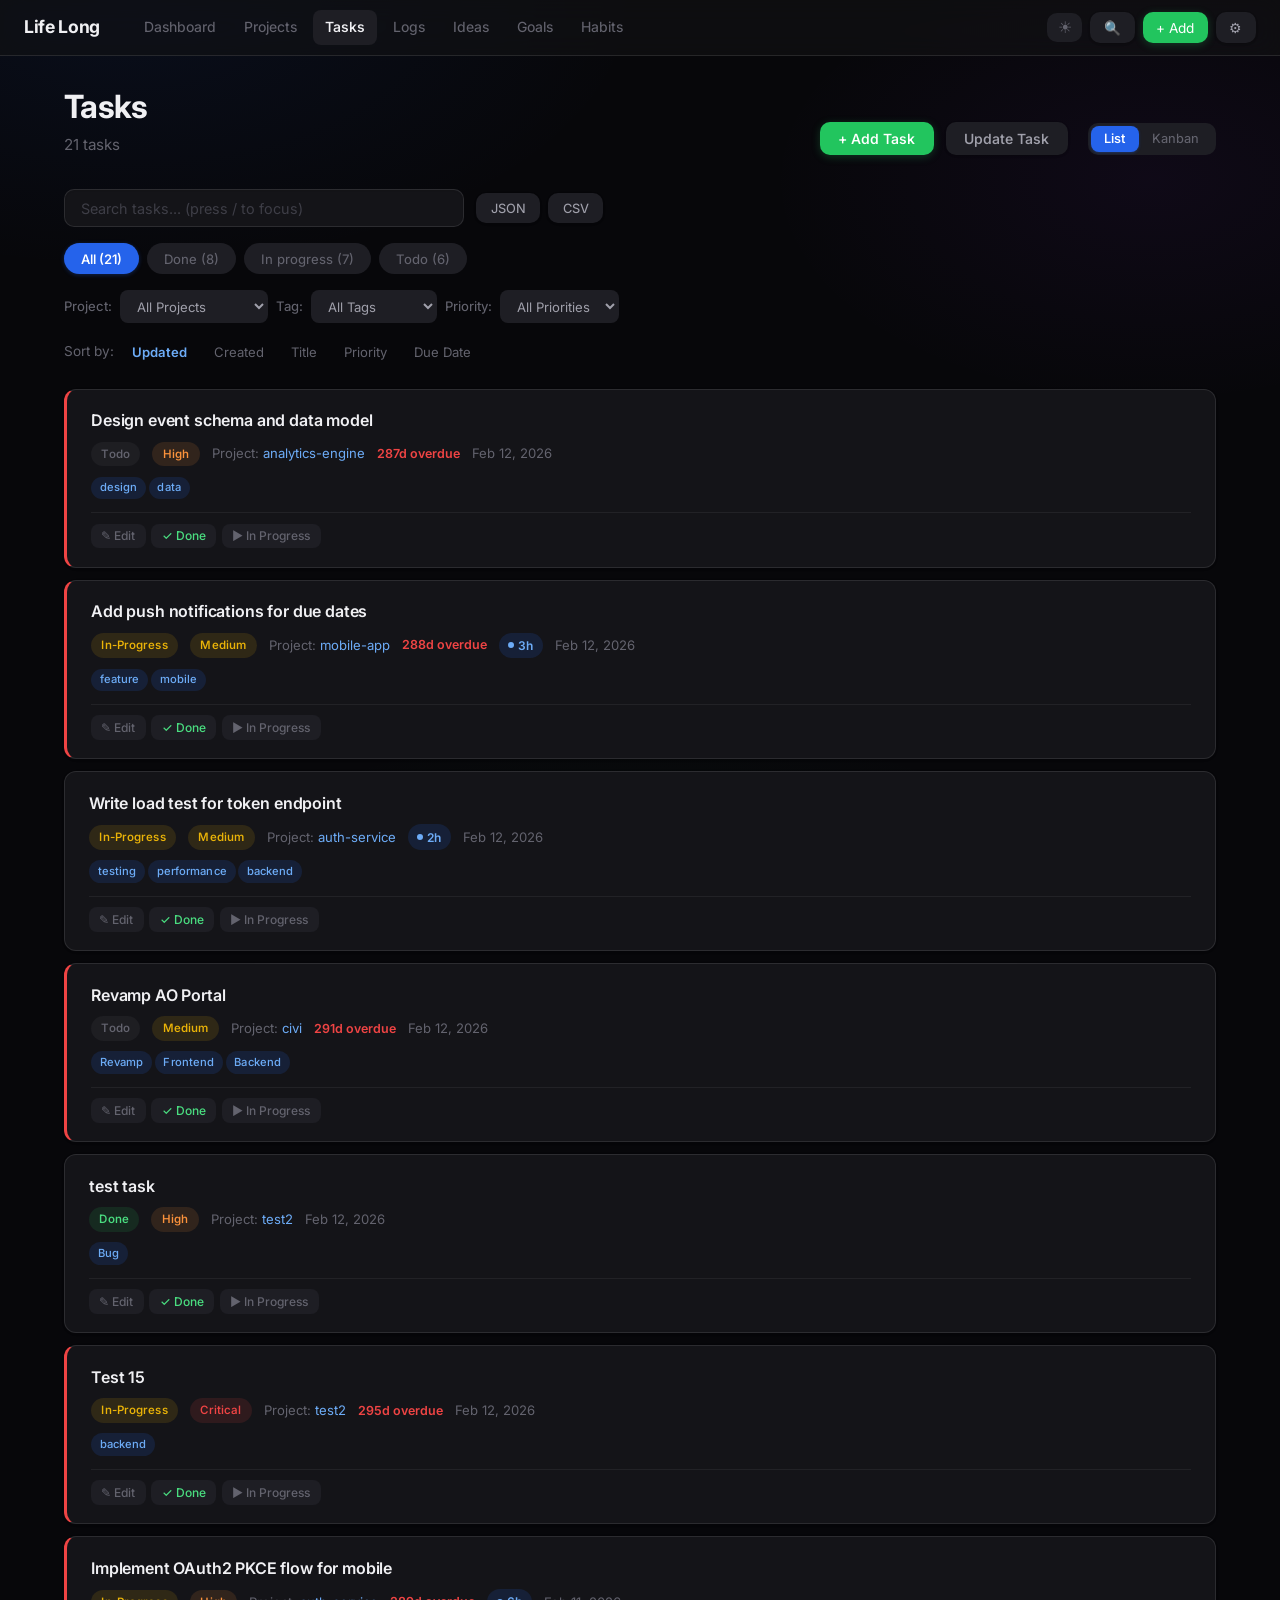
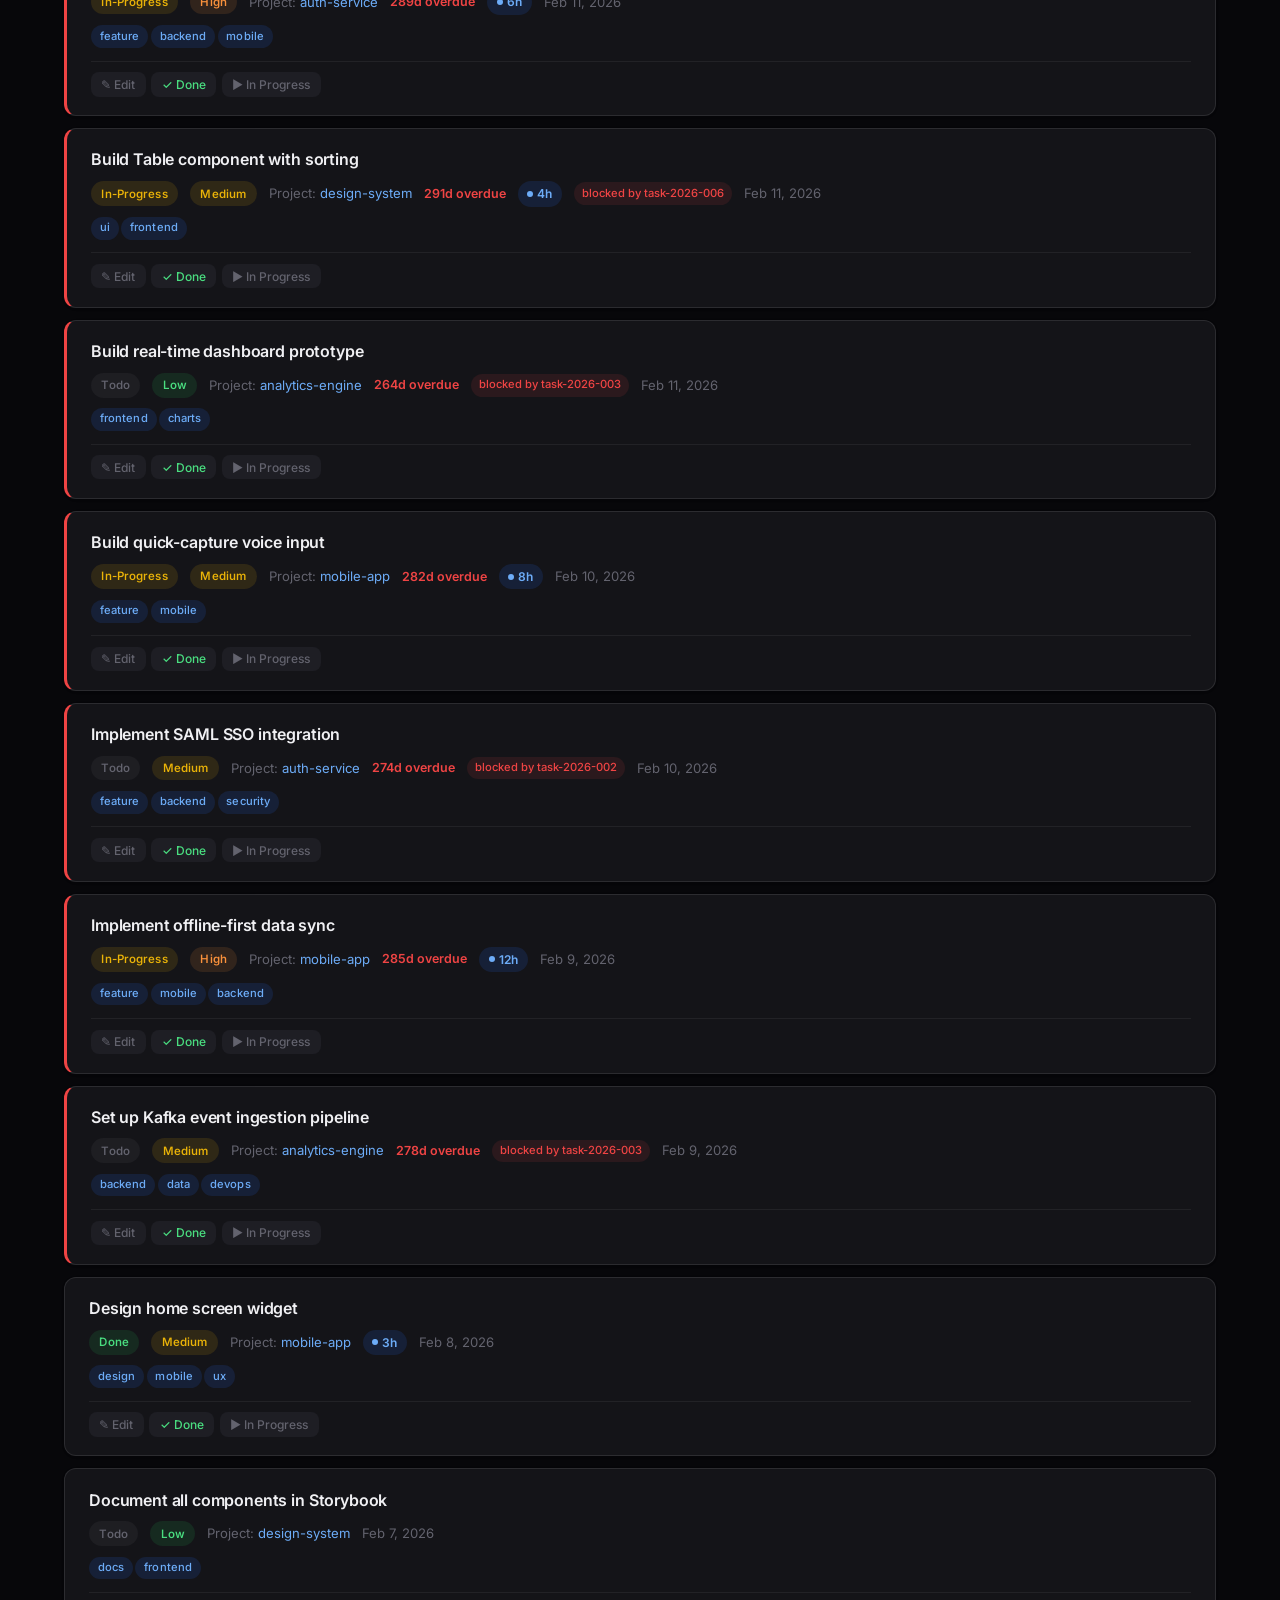
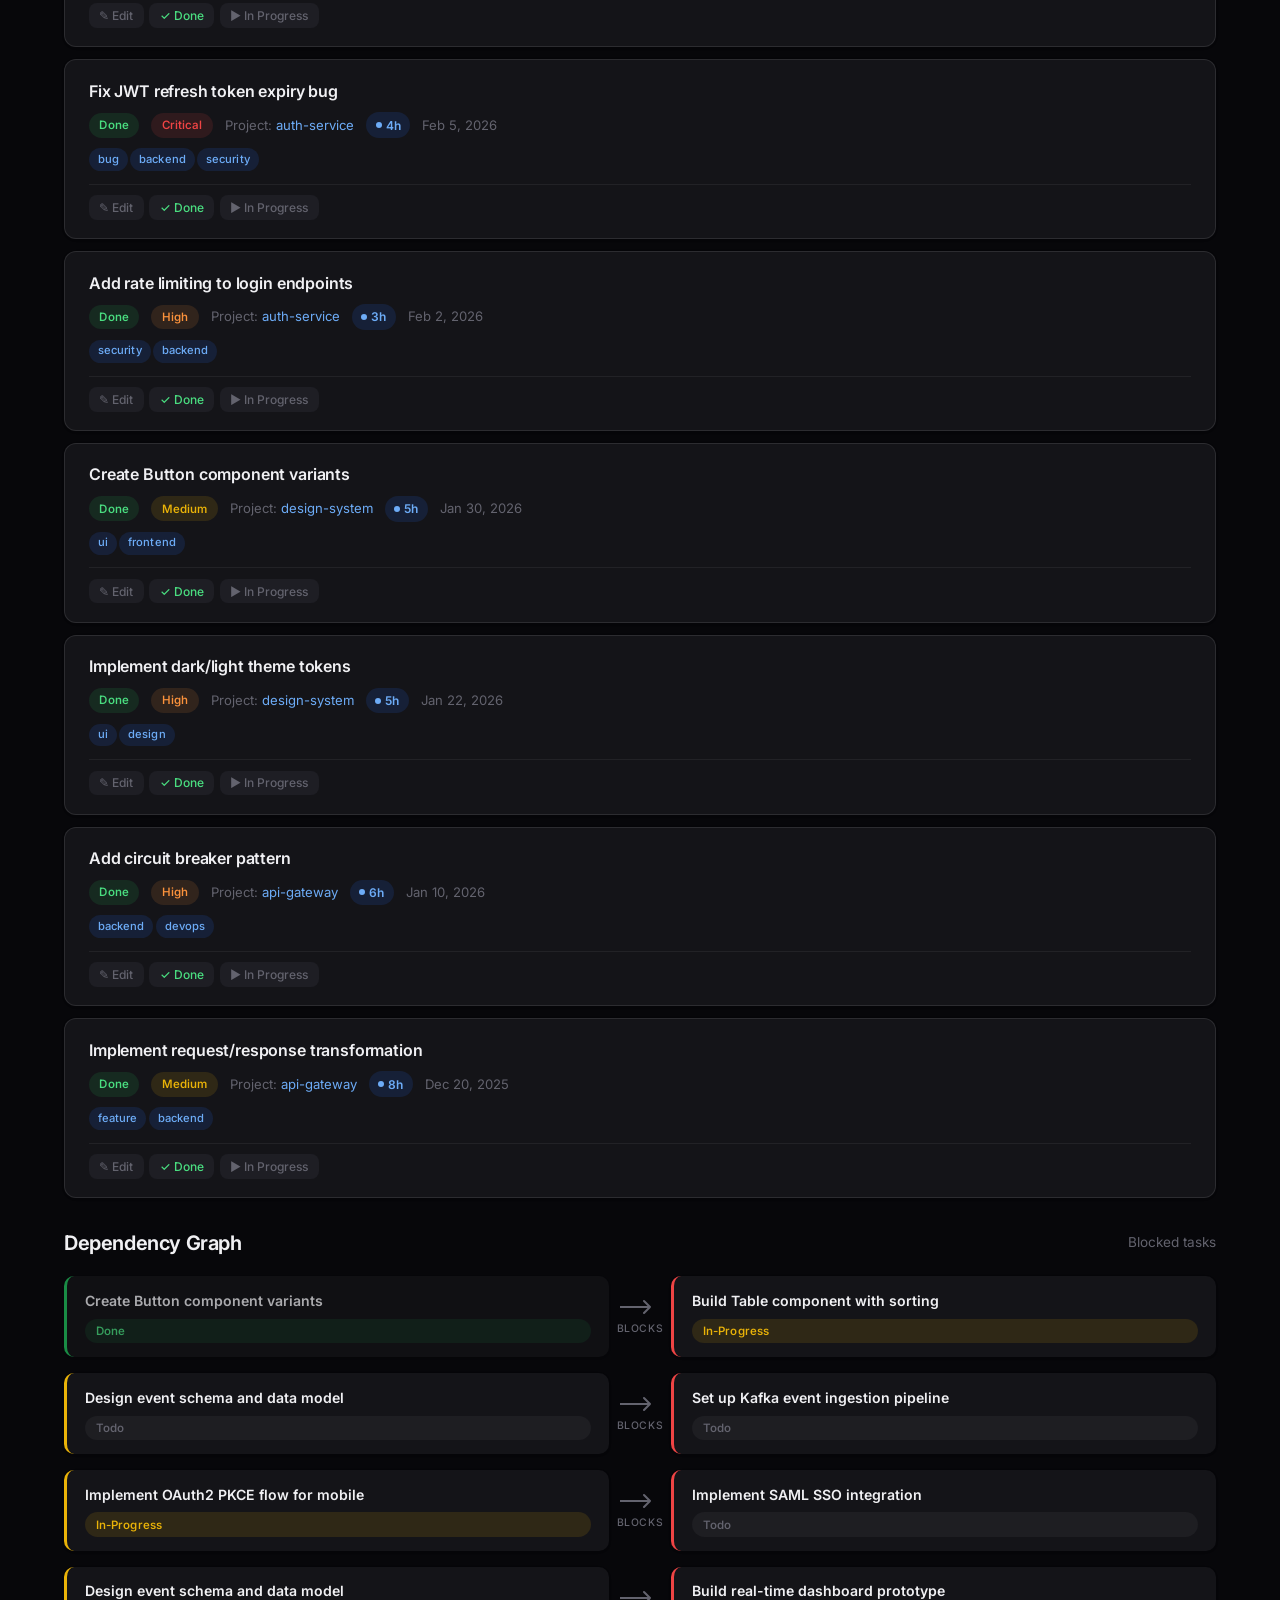
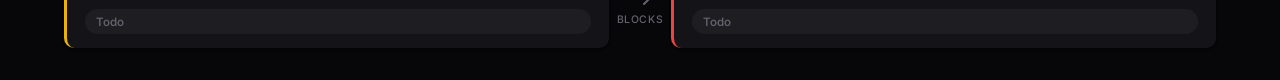
<file: tasks.html>
<!DOCTYPE html>
<html lang="en">
<head>
<meta charset="UTF-8">
<meta name="viewport" content="width=device-width, initial-scale=1.0">
<title>Tasks - Life Long</title>
<link rel="preconnect" href="https://fonts.googleapis.com">
<link rel="preconnect" href="https://fonts.gstatic.com" crossorigin>
<link href="https://fonts.googleapis.com/css2?family=Inter:wght@400;500;600;700&display=swap" rel="stylesheet">
<link rel="stylesheet" href="style.css">
<link rel="manifest" href="manifest.json">
<meta name="theme-color" content="#09090b">
</head>
<body>
<nav>
  <div class="brand">Life Long</div>
  <div class="links">
    <a href="index.html">Dashboard</a>
    <a href="projects.html">Projects</a>
    <a href="tasks.html" class="active">Tasks</a>
    <a href="logs.html">Logs</a>
    <a href="ideas.html">Ideas</a>
    <a href="goals.html">Goals</a>
    <a href="habits.html">Habits</a>
  </div>
</nav>

<div class="container">
  <div style="display:flex;justify-content:space-between;align-items:center;flex-wrap:wrap;gap:0.5rem">
    <div>
      <h1>Tasks</h1>
      <p class="subtitle" id="task-count">Loading tasks...</p>
    </div>
    <div style="display:flex;gap:0.75rem;align-items:center;flex-wrap:wrap">
    <button class="page-action-btn" onclick="if(window.llShowAddModal)window.llShowAddModal('task')">+ Add Task</button>
    <button class="page-action-btn secondary" onclick="if(window.llShowAddModal)window.llShowAddModal('update')">Update Task</button>
    <div class="view-toggle" id="view-toggle">
      <button class="view-toggle-btn active" data-view="list" onclick="setView('list')">List</button>
      <button class="view-toggle-btn" data-view="kanban" onclick="setView('kanban')">Kanban</button>
    </div>
    </div>
  </div>

  <div class="search-bar">
    <input type="text" class="search-input" id="search-input" placeholder="Search tasks... (press / to focus)" oninput="applyFilters()">
    <div class="export-bar">
      <button class="export-btn" onclick="exportTasks('json')">JSON</button>
      <button class="export-btn" onclick="exportTasks('csv')">CSV</button>
    </div>
  </div>

  <div class="filters" id="status-filters"></div>

  <div class="filters">
    <div class="filter-row">
      <label>Project:</label>
      <select class="filter-select" id="project-filter" onchange="applyFilters()">
        <option value="all">All Projects</option>
      </select>
    </div>
    <div class="filter-row">
      <label>Tag:</label>
      <select class="filter-select" id="tag-filter" onchange="applyFilters()">
        <option value="all">All Tags</option>
      </select>
    </div>
    <div class="filter-row">
      <label>Priority:</label>
      <select class="filter-select" id="priority-filter" onchange="applyFilters()">
        <option value="all">All Priorities</option>
        <option value="critical">Critical</option>
        <option value="high">High</option>
        <option value="medium">Medium</option>
        <option value="low">Low</option>
      </select>
    </div>
  </div>

  <div class="sort-bar" id="sort-bar">
    <span style="font-size:0.85rem;color:var(--text-muted)">Sort by:</span>
    <button class="sort-btn active" data-sort="updated" onclick="setSort('updated')">Updated</button>
    <button class="sort-btn" data-sort="created" onclick="setSort('created')">Created</button>
    <button class="sort-btn" data-sort="title" onclick="setSort('title')">Title</button>
    <button class="sort-btn" data-sort="priority" onclick="setSort('priority')">Priority</button>
    <button class="sort-btn" data-sort="due" onclick="setSort('due')">Due Date</button>
  </div>

  <div id="tasks-list">
    <div class="empty-state">Loading...</div>
  </div>

  <div id="kanban-view" style="display:none">
    <div class="kanban-board">
      <div class="kanban-column" data-status="todo">
        <div class="kanban-column-header">Todo <span class="count" id="kanban-todo-count">0</span></div>
        <div class="kanban-column-body" id="kanban-todo"></div>
      </div>
      <div class="kanban-column" data-status="in-progress">
        <div class="kanban-column-header">In Progress <span class="count" id="kanban-ip-count">0</span></div>
        <div class="kanban-column-body" id="kanban-in-progress"></div>
      </div>
      <div class="kanban-column" data-status="done">
        <div class="kanban-column-header">Done <span class="count" id="kanban-done-count">0</span></div>
        <div class="kanban-column-body" id="kanban-done"></div>
      </div>
    </div>
  </div>

  <div id="dep-graph-section" style="display:none;margin-top:2rem">
    <div class="section-header">
      <h2>Dependency Graph</h2>
      <span style="font-size:0.85rem;color:var(--text-muted)">Blocked tasks</span>
    </div>
    <div id="dep-graph" class="dep-graph-container"></div>
  </div>
</div>

<script src="utils.js"></script>
<script>
var allTasks = [];
var currentStatusFilter = 'all';
var currentSort = 'updated';
var sortAsc = false;
var currentView = 'list';
var priorityOrder = { critical: 0, high: 1, medium: 2, low: 3 };

function exportTasks(format) {
  if (format === 'json') LL.exportJSON(allTasks, 'life-long-tasks.json');
  else LL.exportCSV(allTasks, [
    { key: 'id', label: 'ID' }, { key: 'title', label: 'Title' }, { key: 'project', label: 'Project' },
    { key: 'status', label: 'Status' }, { key: 'priority', label: 'Priority' }, { key: 'due', label: 'Due Date' },
    { key: 'tags', label: 'Tags' }, { key: 'created', label: 'Created' }, { key: 'updated', label: 'Updated' }
  ], 'life-long-tasks.csv');
}

function setView(view) {
  currentView = view;
  document.querySelectorAll('#view-toggle .view-toggle-btn').forEach(function(btn) {
    btn.classList.toggle('active', btn.dataset.view === view);
  });
  document.getElementById('tasks-list').style.display = view === 'list' ? '' : 'none';
  document.getElementById('kanban-view').style.display = view === 'kanban' ? '' : 'none';
  document.getElementById('sort-bar').style.display = view === 'list' ? '' : 'none';
  if (view === 'kanban') renderKanban();
}

function setSort(field) {
  if (currentSort === field) sortAsc = !sortAsc;
  else { currentSort = field; sortAsc = false; }
  document.querySelectorAll('.sort-btn').forEach(function(btn) { btn.classList.toggle('active', btn.dataset.sort === field); });
  applyFilters();
}

function getFilteredTasks() {
  var statusFilter = currentStatusFilter;
  var projectFilter = document.getElementById('project-filter').value;
  var tagFilter = document.getElementById('tag-filter').value;
  var priorityFilter = document.getElementById('priority-filter').value;
  var searchQuery = document.getElementById('search-input').value.trim();

  return allTasks.filter(function(t) {
    if (statusFilter !== 'all' && (t.status || '').toLowerCase().replace(/\s+/g, '-') !== statusFilter) return false;
    if (projectFilter !== 'all' && t.project !== projectFilter) return false;
    if (tagFilter !== 'all' && (t.tags || []).indexOf(tagFilter) === -1) return false;
    if (priorityFilter !== 'all' && (t.priority || '').toLowerCase() !== priorityFilter) return false;
    if (searchQuery && !LL.matchesSearch(t, searchQuery, ['title', 'id', 'project', 'tags', 'body', 'status'])) return false;
    return true;
  });
}

function applyFilters() {
  var filtered = getFilteredTasks();

  filtered.sort(function(a, b) {
    var valA, valB;
    if (currentSort === 'title') {
      valA = (a.title || '').toLowerCase(); valB = (b.title || '').toLowerCase();
      return sortAsc ? valA.localeCompare(valB) : valB.localeCompare(valA);
    } else if (currentSort === 'priority') {
      valA = priorityOrder[((a.priority || 'low')).toLowerCase()] || 3;
      valB = priorityOrder[((b.priority || 'low')).toLowerCase()] || 3;
      return sortAsc ? valB - valA : valA - valB;
    } else if (currentSort === 'due') {
      valA = a.due ? new Date(a.due) : new Date('9999-12-31');
      valB = b.due ? new Date(b.due) : new Date('9999-12-31');
      return sortAsc ? valB - valA : valA - valB;
    } else {
      valA = new Date(a[currentSort] || a.created || 0);
      valB = new Date(b[currentSort] || b.created || 0);
      return sortAsc ? valA - valB : valB - valA;
    }
  });

  renderTasks(filtered);
  if (currentView === 'kanban') renderKanban();
}

function setStatusFilter(filter) {
  currentStatusFilter = filter;
  document.querySelectorAll('#status-filters .filter-btn').forEach(function(btn) { btn.classList.toggle('active', btn.dataset.filter === filter); });
  applyFilters();
}

function toggleTaskBody(el) {
  var body = el.querySelector('.task-body');
  if (body) body.classList.toggle('open');
}

function renderTasks(tasks) {
  var list = document.getElementById('tasks-list');
  if (tasks.length === 0) { list.innerHTML = '<div class="empty-state">No tasks match the current filters.</div>'; return; }

  list.innerHTML = tasks.map(function(t) {
    var tags = (t.tags || []).map(function(tag) { return '<span class="tag">' + tag + '</span>'; }).join('');
    var hasBody = t.body && t.body.trim();
    var dueClass = t.due ? LL.dueDateClass(t.due) : '';
    var cardClass = 'task-card';
    if (hasBody) cardClass += ' clickable';
    if (t.status !== 'done' && dueClass === 'overdue') cardClass += ' overdue';
    else if (t.status !== 'done' && dueClass === 'due-soon') cardClass += ' due-soon';

    return '<div class="' + cardClass + '"' + (hasBody ? ' onclick="toggleTaskBody(this)"' : '') + '>' +
      '<div class="task-title">' + (t.title || t.id) + '</div>' +
      '<div class="task-meta">' +
        '<span class="badge ' + LL.badgeClass(t.status) + '">' + (t.status || 'todo') + '</span>' +
        (t.priority ? '<span class="badge ' + LL.priorityBadgeClass(t.priority) + '">' + t.priority + '</span>' : '') +
        (t.project ? '<span>Project: <a href="projects.html" onclick="event.stopPropagation()">' + t.project + '</a></span>' : '') +
        (t.due && t.status !== 'done' ? '<span class="task-due ' + dueClass + '">' + LL.relativeDate(t.due) + '</span>' : '') +
        (t.time_spent ? '<span class="time-badge">' + t.time_spent + '</span>' : '') +
        (t.blocked_by ? '<span class="dep-badge">blocked by ' + t.blocked_by + '</span>' : '') +
        '<span data-relative-time="' + (t.updated || t.created) + '">' + LL.formatDate(t.updated || t.created) + '</span>' +
      '</div>' +
      (tags ? '<div class="task-tags">' + tags + '</div>' : '') +
      (hasBody ? '<div class="task-body">' + LL.renderMarkdown(t.body) + '</div>' : '') +
      (window.llTaskActions ? window.llTaskActions(t.id) : '') +
    '</div>';
  }).join('');
}

function renderKanban() {
  var filtered = getFilteredTasks();
  var columns = { todo: [], 'in-progress': [], done: [] };
  filtered.forEach(function(t) {
    var s = (t.status || 'todo').toLowerCase().replace(/\s+/g, '-');
    if (columns[s]) columns[s].push(t);
    else columns.todo.push(t);
  });

  ['todo', 'in-progress', 'done'].forEach(function(status) {
    var container = document.getElementById('kanban-' + status);
    var countEl = document.getElementById('kanban-' + (status === 'in-progress' ? 'ip' : status) + '-count');
    if (countEl) countEl.textContent = columns[status].length;

    container.innerHTML = columns[status].map(function(t) {
      var dueClass = t.due && t.status !== 'done' ? LL.dueDateClass(t.due) : '';
      var cardClass = 'kanban-card';
      if (dueClass === 'overdue') cardClass += ' overdue';
      else if (dueClass === 'due-soon') cardClass += ' due-soon';

      return '<div class="' + cardClass + '" draggable="true" data-task-id="' + t.id + '">' +
        '<div class="kc-title">' + (t.title || t.id) + '</div>' +
        '<div class="kc-meta">' +
          (t.priority ? '<span class="badge ' + LL.priorityBadgeClass(t.priority) + '">' + t.priority + '</span>' : '') +
          (t.project ? '<span>' + t.project + '</span>' : '') +
          (t.due && t.status !== 'done' ? '<span class="task-due ' + dueClass + '">' + LL.relativeDate(t.due) + '</span>' : '') +
        '</div>' +
      '</div>';
    }).join('');

    // Drag events on cards
    container.querySelectorAll('.kanban-card').forEach(function(card) {
      card.addEventListener('dragstart', function(e) {
        e.dataTransfer.setData('text/plain', card.dataset.taskId);
        card.classList.add('dragging');
      });
      card.addEventListener('dragend', function() { card.classList.remove('dragging'); });
    });

    // Drop zone events
    container.addEventListener('dragover', function(e) { e.preventDefault(); container.classList.add('drag-over'); });
    container.addEventListener('dragleave', function() { container.classList.remove('drag-over'); });
    container.addEventListener('drop', function(e) {
      e.preventDefault();
      container.classList.remove('drag-over');
      var taskId = e.dataTransfer.getData('text/plain');
      // Visual move only (actual update requires GitHub issue)
      var task = allTasks.find(function(t) { return t.id === taskId; });
      if (task) {
        task.status = status;
        applyFilters();
      }
    });
  });
}

async function loadTasks() {
  try {
    var res = await fetch('data/index.json?t=' + Date.now());
    var data = await res.json();
    allTasks = data.tasks || [];

    document.getElementById('task-count').textContent = allTasks.length + ' task' + (allTasks.length !== 1 ? 's' : '');

    var statuses = {};
    allTasks.forEach(function(t) {
      var s = (t.status || 'todo').toLowerCase().replace(/\s+/g, '-');
      statuses[s] = (statuses[s] || 0) + 1;
    });
    var filtersHtml = '<button class="filter-btn active" data-filter="all" onclick="setStatusFilter(\'all\')">All (' + allTasks.length + ')</button>';
    Object.keys(statuses).forEach(function(s) {
      var label = s.replace(/-/g, ' ');
      label = label.charAt(0).toUpperCase() + label.slice(1);
      filtersHtml += '<button class="filter-btn" data-filter="' + s + '" onclick="setStatusFilter(\'' + s + '\')">' + label + ' (' + statuses[s] + ')</button>';
    });
    document.getElementById('status-filters').innerHTML = filtersHtml;

    var projects = {};
    allTasks.forEach(function(t) { if (t.project) projects[t.project] = true; });
    var projSelect = document.getElementById('project-filter');
    Object.keys(projects).sort().forEach(function(p) {
      var opt = document.createElement('option'); opt.value = p; opt.textContent = p; projSelect.appendChild(opt);
    });

    var tags = {};
    allTasks.forEach(function(t) { (t.tags || []).forEach(function(tag) { tags[tag] = true; }); });
    var tagSelect = document.getElementById('tag-filter');
    Object.keys(tags).sort().forEach(function(tag) {
      var opt = document.createElement('option'); opt.value = tag; opt.textContent = tag; tagSelect.appendChild(opt);
    });

    applyFilters();
    renderDepGraph();
  } catch (err) {
    document.getElementById('tasks-list').innerHTML = '<div class="empty-state" style="color:var(--accent-red)">Failed to load data.</div>';
    console.error('Failed to load tasks:', err);
  }
}

function renderDepGraph() {
  var blockedTasks = allTasks.filter(function(t) { return t.blocked_by; });
  var section = document.getElementById('dep-graph-section');
  if (blockedTasks.length === 0) { section.style.display = 'none'; return; }
  section.style.display = '';
  var container = document.getElementById('dep-graph');

  var html = '';
  blockedTasks.forEach(function(blocked) {
    var blockerId = blocked.blocked_by;
    var blocker = allTasks.find(function(t) { return t.id === blockerId; });
    var blockerTitle = blocker ? (blocker.title || blocker.id) : blockerId;
    var blockerStatus = blocker ? blocker.status : 'unknown';
    var blockedStatus = blocked.status;

    html += '<div class="dep-graph-row">' +
      '<div class="dep-node ' + (blockerStatus === 'done' ? 'dep-done' : 'dep-pending') + '">' +
        '<div class="dep-node-title">' + blockerTitle + '</div>' +
        '<span class="badge ' + LL.badgeClass(blockerStatus) + '">' + blockerStatus + '</span>' +
      '</div>' +
      '<div class="dep-arrow">' +
        '<svg width="40" height="24" viewBox="0 0 40 24"><path d="M0 12 L30 12 M24 6 L30 12 L24 18" stroke="var(--text-muted)" stroke-width="2" fill="none" stroke-linecap="round" stroke-linejoin="round"/></svg>' +
        '<span class="dep-arrow-label">blocks</span>' +
      '</div>' +
      '<div class="dep-node ' + (blockedStatus === 'done' ? 'dep-done' : 'dep-blocked') + '">' +
        '<div class="dep-node-title">' + (blocked.title || blocked.id) + '</div>' +
        '<span class="badge ' + LL.badgeClass(blockedStatus) + '">' + blockedStatus + '</span>' +
      '</div>' +
    '</div>';
  });

  container.innerHTML = html;
}

loadTasks();
</script>
<script src="app.js"></script>
</body>
</html>
</file>
<file: style.css>
/* ========================================
   Life Long - Premium Design System
   Inspired by Linear, Vercel, Raycast
   Theme support: Dark (default) & Light
   ======================================== */

/* --- Keyframes --- */
@keyframes fadeInUp {
  from {
    opacity: 0;
    transform: translateY(8px);
  }
  to {
    opacity: 1;
    transform: translateY(0);
  }
}

@keyframes shimmer {
  0% { background-position: -200% 0; }
  100% { background-position: 200% 0; }
}

@keyframes pulseGlow {
  0%, 100% { opacity: 0.6; }
  50% { opacity: 1; }
}

/* --- Theme Variables --- */
:root {
  /* Surfaces */
  --bg-primary: #07070a;
  --bg-secondary: #141418;
  --bg-tertiary: #1e1e24;
  --bg-input: #141418;
  --bg-hover: #222228;

  /* Borders */
  --border-primary: rgba(255, 255, 255, 0.1);
  --border-secondary: rgba(255, 255, 255, 0.06);
  --border-hover: rgba(255, 255, 255, 0.18);

  /* Text */
  --text-primary: #f0f0f3;
  --text-secondary: #a0a0ab;
  --text-muted: #63636e;
  --text-placeholder: #3e3e47;

  /* Accents */
  --accent-blue: #6dacf7;
  --accent-blue-bg: #2563eb;
  --accent-blue-dim: rgba(37, 99, 235, 0.15);
  --accent-green: #22c55e;
  --accent-green-text: #4ade80;
  --accent-green-hover: #16a34a;
  --accent-orange: #fb923c;
  --accent-yellow: #eab308;
  --accent-red: #ef4444;
  --accent-purple: #c084fc;
  --accent-purple-bg: #9333ea;

  /* Shadows */
  --shadow: rgba(0, 0, 0, 0.4);
  --shadow-sm: 0 1px 2px rgba(0, 0, 0, 0.15), 0 1px 3px rgba(0, 0, 0, 0.1);
  --shadow-md: 0 2px 8px rgba(0, 0, 0, 0.2), 0 1px 3px rgba(0, 0, 0, 0.15);
  --shadow-lg: 0 8px 24px rgba(0, 0, 0, 0.25), 0 2px 8px rgba(0, 0, 0, 0.2);
  --shadow-xl: 0 20px 48px rgba(0, 0, 0, 0.35), 0 4px 12px rgba(0, 0, 0, 0.25);

  /* Chart / misc */
  --chart-grid: #1e1e24;
  --scrollbar-thumb: rgba(255, 255, 255, 0.1);
  --scrollbar-track: transparent;
  --kanban-drop: rgba(37, 99, 235, 0.06);
  --heatmap-empty: #1e1e24;
  --heatmap-l1: #064e3b;
  --heatmap-l2: #047857;
  --heatmap-l3: #10b981;
  --heatmap-l4: #34d399;
}

[data-theme="light"] {
  /* Surfaces */
  --bg-primary: #f0f0f3;
  --bg-secondary: #ffffff;
  --bg-tertiary: #f5f5f7;
  --bg-input: #ffffff;
  --bg-hover: #ebebef;

  /* Borders */
  --border-primary: rgba(0, 0, 0, 0.1);
  --border-secondary: rgba(0, 0, 0, 0.06);
  --border-hover: rgba(0, 0, 0, 0.16);

  /* Text */
  --text-primary: #18181b;
  --text-secondary: #52525b;
  --text-muted: #a1a1aa;
  --text-placeholder: #d4d4d8;

  /* Accents */
  --accent-blue: #2563eb;
  --accent-blue-bg: #2563eb;
  --accent-blue-dim: rgba(37, 99, 235, 0.08);
  --accent-green: #16a34a;
  --accent-green-text: #15803d;
  --accent-green-hover: #22c55e;
  --accent-orange: #ea580c;
  --accent-yellow: #ca8a04;
  --accent-red: #dc2626;
  --accent-purple: #9333ea;
  --accent-purple-bg: #9333ea;

  /* Shadows */
  --shadow: rgba(0, 0, 0, 0.06);
  --shadow-sm: 0 1px 2px rgba(0, 0, 0, 0.04), 0 1px 3px rgba(0, 0, 0, 0.03);
  --shadow-md: 0 2px 8px rgba(0, 0, 0, 0.06), 0 1px 3px rgba(0, 0, 0, 0.04);
  --shadow-lg: 0 8px 24px rgba(0, 0, 0, 0.08), 0 2px 8px rgba(0, 0, 0, 0.05);
  --shadow-xl: 0 20px 48px rgba(0, 0, 0, 0.12), 0 4px 12px rgba(0, 0, 0, 0.06);

  /* Chart / misc */
  --chart-grid: #e4e4e7;
  --scrollbar-thumb: rgba(0, 0, 0, 0.12);
  --scrollbar-track: transparent;
  --kanban-drop: rgba(37, 99, 235, 0.04);
  --heatmap-empty: #f4f4f5;
  --heatmap-l1: #bbf7d0;
  --heatmap-l2: #4ade80;
  --heatmap-l3: #22c55e;
  --heatmap-l4: #15803d;
}

/* --- Reset --- */
*, *::before, *::after {
  box-sizing: border-box;
  margin: 0;
  padding: 0;
}

body {
  background: var(--bg-primary);
  background-image:
    radial-gradient(ellipse 80% 60% at 10% 0%, rgba(37, 99, 235, 0.08) 0%, transparent 50%),
    radial-gradient(ellipse 60% 50% at 90% 20%, rgba(147, 51, 234, 0.06) 0%, transparent 50%),
    radial-gradient(ellipse 70% 40% at 50% 100%, rgba(34, 197, 94, 0.04) 0%, transparent 50%);
  background-attachment: fixed;
  color: var(--text-secondary);
  font-family: 'Inter', -apple-system, BlinkMacSystemFont, 'Segoe UI', Helvetica, Arial, sans-serif;
  font-size: 0.925rem;
  font-weight: 400;
  line-height: 1.6;
  transition: background 0.3s ease, color 0.3s ease;
  -webkit-font-smoothing: antialiased;
  -moz-osx-font-smoothing: grayscale;
  text-rendering: optimizeLegibility;
  min-height: 100vh;
}

[data-theme="light"] body {
  background-image:
    radial-gradient(ellipse 80% 60% at 10% 0%, rgba(37, 99, 235, 0.06) 0%, transparent 50%),
    radial-gradient(ellipse 60% 50% at 90% 20%, rgba(147, 51, 234, 0.05) 0%, transparent 50%),
    radial-gradient(ellipse 70% 40% at 50% 100%, rgba(34, 197, 94, 0.04) 0%, transparent 50%);
}

a {
  color: var(--accent-blue);
  text-decoration: none;
  transition: color 0.2s cubic-bezier(0.4, 0, 0.2, 1);
}

a:hover {
  text-decoration: underline;
  text-underline-offset: 2px;
}

/* --- Scrollbar --- */
::-webkit-scrollbar {
  width: 6px;
  height: 6px;
}

::-webkit-scrollbar-track {
  background: var(--scrollbar-track);
}

::-webkit-scrollbar-thumb {
  background: var(--scrollbar-thumb);
  border-radius: 999px;
}

::-webkit-scrollbar-thumb:hover {
  background: var(--border-hover);
}

/* --- Utility Classes --- */
.glass {
  background: rgba(17, 17, 19, 0.6);
  backdrop-filter: blur(16px) saturate(180%);
  -webkit-backdrop-filter: blur(16px) saturate(180%);
}

[data-theme="light"] .glass {
  background: rgba(255, 255, 255, 0.7);
}

.card-elevated {
  box-shadow: var(--shadow-lg) !important;
}

.animate-in {
  animation: fadeInUp 0.4s cubic-bezier(0.4, 0, 0.2, 1) both;
}

/* --- Navigation --- */
nav {
  background: rgba(17, 17, 19, 0.72);
  backdrop-filter: blur(12px) saturate(180%);
  -webkit-backdrop-filter: blur(12px) saturate(180%);
  border-bottom: 1px solid var(--border-primary);
  padding: 0 1.5rem;
  height: 56px;
  display: flex;
  align-items: center;
  gap: 2rem;
  position: sticky;
  top: 0;
  z-index: 100;
  transition: background 0.3s ease;
}

[data-theme="light"] nav {
  background: rgba(250, 250, 250, 0.8);
}

nav .brand {
  font-size: 1.1rem;
  font-weight: 700;
  color: var(--text-primary);
  letter-spacing: -0.02em;
}

nav .links {
  display: flex;
  gap: 0.25rem;
  flex-wrap: wrap;
}

nav .links a {
  color: var(--text-muted);
  font-size: 0.875rem;
  font-weight: 450;
  padding: 0.4rem 0.75rem;
  border-radius: 8px;
  transition: all 0.2s cubic-bezier(0.4, 0, 0.2, 1);
}

nav .links a:hover,
nav .links a.active {
  background: var(--bg-tertiary);
  color: var(--text-primary);
  text-decoration: none;
}

nav .links a.active {
  background: var(--bg-tertiary);
  color: var(--text-primary);
  font-weight: 550;
}

/* --- Layout --- */
.container {
  max-width: 1200px;
  margin: 0 auto;
  padding: 2rem 1.5rem;
}

.container-narrow {
  max-width: 900px;
  margin: 0 auto;
  padding: 2rem 1.5rem;
}

h1 {
  font-size: 2rem;
  font-weight: 700;
  color: var(--text-primary);
  letter-spacing: -0.02em;
  line-height: 1.2;
  margin-bottom: 0.5rem;
}

h2 {
  font-size: 1.35rem;
  font-weight: 650;
  color: var(--text-primary);
  letter-spacing: -0.02em;
  line-height: 1.3;
}

.subtitle {
  color: var(--text-muted);
  margin-bottom: 2rem;
  font-size: 0.95rem;
  line-height: 1.5;
}

/* --- Stats Cards --- */
.stats-grid {
  display: grid;
  grid-template-columns: repeat(auto-fit, minmax(200px, 1fr));
  gap: 1rem;
  margin-bottom: 2rem;
}

.stat-card {
  background: var(--bg-secondary);
  border-radius: 12px;
  padding: 1.5rem;
  border: 1px solid var(--border-primary);
  border-top: 2px solid var(--accent-blue);
  box-shadow: var(--shadow-sm);
  transition: all 0.2s cubic-bezier(0.4, 0, 0.2, 1);
  position: relative;
  overflow: hidden;
}

.stat-card::after {
  content: '';
  position: absolute;
  inset: 0;
  background: linear-gradient(135deg, rgba(37, 99, 235, 0.03) 0%, transparent 60%);
  pointer-events: none;
}

.stat-card:nth-child(2) { border-top-color: var(--accent-green); }
.stat-card:nth-child(2)::after { background: linear-gradient(135deg, rgba(34, 197, 94, 0.03) 0%, transparent 60%); }
.stat-card:nth-child(3) { border-top-color: var(--accent-purple); }
.stat-card:nth-child(3)::after { background: linear-gradient(135deg, rgba(147, 51, 234, 0.03) 0%, transparent 60%); }
.stat-card:nth-child(4) { border-top-color: var(--accent-orange); }
.stat-card:nth-child(4)::after { background: linear-gradient(135deg, rgba(251, 146, 60, 0.03) 0%, transparent 60%); }

.stat-card:hover {
  box-shadow: var(--shadow-md);
  transform: translateY(-1px);
}

.stat-card .stat-label {
  font-size: 0.75rem;
  color: var(--text-muted);
  text-transform: uppercase;
  letter-spacing: 0.06em;
  font-weight: 500;
  margin-bottom: 0.5rem;
}

.stat-card .stat-value {
  font-size: 2rem;
  font-weight: 700;
  color: var(--text-primary);
  letter-spacing: -0.02em;
  line-height: 1.1;
}

.stat-card .stat-detail {
  font-size: 0.8rem;
  color: var(--text-muted);
  margin-top: 0.35rem;
}

/* --- Cards --- */
.card {
  background: var(--bg-secondary);
  border-radius: 12px;
  padding: 1.5rem;
  margin-bottom: 1rem;
  box-shadow: var(--shadow-sm);
  transition: all 0.2s cubic-bezier(0.4, 0, 0.2, 1);
}

.card:hover {
  box-shadow: var(--shadow-md);
}

.card h3 {
  color: var(--text-primary);
  margin-bottom: 0.75rem;
  font-size: 1.1rem;
  font-weight: 600;
  letter-spacing: -0.01em;
}

/* --- Badges --- */
.badge {
  display: inline-flex;
  align-items: center;
  padding: 0.2rem 0.65rem;
  border-radius: 999px;
  font-size: 0.72rem;
  font-weight: 550;
  text-transform: capitalize;
  border: none;
  letter-spacing: 0.01em;
}

.badge-done,
.badge-active {
  background: rgba(34, 197, 94, 0.12);
  color: var(--accent-green-text);
}

.badge-in-progress {
  background: rgba(234, 179, 8, 0.12);
  color: var(--accent-yellow);
}

.badge-todo {
  background: rgba(99, 99, 110, 0.12);
  color: var(--text-muted);
}

.badge-planning {
  background: rgba(37, 99, 235, 0.12);
  color: var(--accent-blue);
}

.badge-raw {
  background: rgba(147, 51, 234, 0.12);
  color: var(--accent-purple);
}

.badge-archived {
  background: var(--bg-tertiary);
  color: var(--text-muted);
}

/* Priority badges */
.badge-priority-critical {
  background: rgba(239, 68, 68, 0.12);
  color: var(--accent-red);
}

.badge-priority-high {
  background: rgba(251, 146, 60, 0.12);
  color: var(--accent-orange);
}

.badge-priority-medium {
  background: rgba(234, 179, 8, 0.12);
  color: var(--accent-yellow);
}

.badge-priority-low {
  background: rgba(34, 197, 94, 0.12);
  color: var(--accent-green-text);
}

/* --- Tags --- */
.tag {
  display: inline-flex;
  align-items: center;
  padding: 0.15rem 0.55rem;
  background: var(--accent-blue-dim);
  color: var(--accent-blue);
  border-radius: 999px;
  font-size: 0.7rem;
  font-weight: 500;
  margin: 0.15rem 0.15rem 0.15rem 0;
  border: none;
  letter-spacing: 0.01em;
}

/* --- Filters --- */
.filters {
  display: flex;
  gap: 0.5rem;
  margin-bottom: 1rem;
  flex-wrap: wrap;
  align-items: center;
}

.filters label {
  font-size: 0.82rem;
  color: var(--text-muted);
  font-weight: 450;
}

.filter-btn {
  background: var(--bg-tertiary);
  color: var(--text-muted);
  border: 1px solid transparent;
  padding: 0.4rem 1rem;
  border-radius: 999px;
  cursor: pointer;
  font-size: 0.82rem;
  font-weight: 450;
  font-family: inherit;
  transition: all 0.2s cubic-bezier(0.4, 0, 0.2, 1);
}

.filter-btn:hover {
  background: var(--bg-hover);
  color: var(--text-primary);
}

.filter-btn.active {
  background: var(--accent-blue-bg);
  color: #fff;
  font-weight: 550;
  box-shadow: 0 1px 4px rgba(37, 99, 235, 0.3);
}

.filter-select {
  background: var(--bg-tertiary);
  color: var(--text-secondary);
  border: 1px solid transparent;
  padding: 0.4rem 0.75rem;
  border-radius: 8px;
  font-size: 0.82rem;
  cursor: pointer;
  font-family: inherit;
  transition: all 0.2s cubic-bezier(0.4, 0, 0.2, 1);
}

.filter-select:focus {
  border-color: var(--accent-blue);
  outline: none;
  box-shadow: 0 0 0 3px var(--accent-blue-dim);
}

.filter-row {
  display: flex;
  gap: 0.5rem;
  align-items: center;
}

/* --- Search --- */
.search-bar {
  display: flex;
  gap: 0.75rem;
  margin-bottom: 1rem;
  align-items: center;
}

.search-input {
  flex: 1;
  background: var(--bg-input);
  color: var(--text-secondary);
  border: 1px solid var(--border-primary);
  border-radius: 10px;
  padding: 0.6rem 1rem;
  font-size: 0.9rem;
  font-family: inherit;
  max-width: 400px;
  box-shadow: inset 0 1px 2px rgba(0, 0, 0, 0.06);
  transition: all 0.2s cubic-bezier(0.4, 0, 0.2, 1);
}

.search-input:focus {
  border-color: var(--accent-blue);
  outline: none;
  box-shadow: 0 0 0 3px var(--accent-blue-dim), inset 0 1px 2px rgba(0, 0, 0, 0.06);
}

.search-input::placeholder {
  color: var(--text-placeholder);
}

.search-hint {
  font-size: 0.72rem;
  color: var(--text-placeholder);
}

/* --- Global Search Overlay --- */
.global-search-overlay {
  position: fixed;
  top: 0;
  left: 0;
  width: 100%;
  height: 100%;
  background: rgba(0, 0, 0, 0.6);
  z-index: 1500;
  display: flex;
  justify-content: center;
  padding-top: 12vh;
  backdrop-filter: blur(8px) saturate(150%);
  -webkit-backdrop-filter: blur(8px) saturate(150%);
}

[data-theme="light"] .global-search-overlay {
  background: rgba(0, 0, 0, 0.25);
}

.global-search-box {
  background: var(--bg-secondary);
  border: 1px solid var(--border-primary);
  border-radius: 16px;
  width: 90%;
  max-width: 600px;
  max-height: 60vh;
  display: flex;
  flex-direction: column;
  box-shadow: var(--shadow-xl);
  overflow: hidden;
}

.global-search-input {
  background: transparent;
  border: none;
  border-bottom: 1px solid var(--border-primary);
  padding: 1.1rem 1.5rem;
  font-size: 1.1rem;
  color: var(--text-primary);
  font-family: inherit;
  font-weight: 400;
  outline: none;
}

.global-search-input::placeholder {
  color: var(--text-muted);
}

.global-search-results {
  overflow-y: auto;
  padding: 0.5rem;
  flex: 1;
}

.global-search-item {
  padding: 0.65rem 0.85rem;
  border-radius: 10px;
  cursor: pointer;
  display: flex;
  gap: 0.75rem;
  align-items: center;
  transition: all 0.15s cubic-bezier(0.4, 0, 0.2, 1);
}

.global-search-item:hover,
.global-search-item.selected {
  background: var(--bg-tertiary);
}

.global-search-item .gs-type {
  font-size: 0.68rem;
  font-weight: 600;
  text-transform: uppercase;
  color: var(--text-muted);
  min-width: 50px;
  letter-spacing: 0.04em;
}

.global-search-item .gs-title {
  color: var(--text-primary);
  font-size: 0.9rem;
  font-weight: 450;
  flex: 1;
}

.global-search-item .gs-meta {
  font-size: 0.72rem;
  color: var(--text-muted);
}

.global-search-empty {
  padding: 2.5rem;
  text-align: center;
  color: var(--text-muted);
  font-size: 0.925rem;
}

.global-search-hint {
  padding: 0.65rem 1.25rem;
  border-top: 1px solid var(--border-primary);
  font-size: 0.72rem;
  color: var(--text-muted);
  display: flex;
  gap: 1rem;
}

/* --- Sort --- */
.sort-bar {
  display: flex;
  gap: 0.5rem;
  margin-bottom: 1.5rem;
  align-items: center;
  flex-wrap: wrap;
}

.sort-btn {
  background: none;
  color: var(--text-muted);
  border: none;
  cursor: pointer;
  font-size: 0.82rem;
  padding: 0.3rem 0.6rem;
  border-radius: 6px;
  font-family: inherit;
  transition: all 0.2s cubic-bezier(0.4, 0, 0.2, 1);
}

.sort-btn:hover {
  color: var(--text-primary);
  background: var(--bg-tertiary);
}

.sort-btn.active {
  color: var(--accent-blue);
  font-weight: 600;
}

/* --- Charts --- */
.charts-grid {
  display: grid;
  grid-template-columns: repeat(auto-fit, minmax(350px, 1fr));
  gap: 1rem;
  margin-bottom: 2rem;
}

.chart-container {
  background: var(--bg-secondary);
  border-radius: 12px;
  padding: 1.5rem;
  border: 1px solid var(--border-primary);
  box-shadow: var(--shadow-sm);
}

.chart-container h3 {
  color: var(--text-primary);
  margin-bottom: 1rem;
  font-size: 0.95rem;
  font-weight: 600;
  letter-spacing: -0.01em;
}

.chart-wrapper {
  position: relative;
  max-height: 280px;
  display: flex;
  justify-content: center;
}

/* --- Activity --- */
.activity-item {
  display: flex;
  gap: 1rem;
  padding: 0.85rem 0;
  border-bottom: 1px solid var(--border-secondary);
  align-items: flex-start;
  transition: background 0.15s ease;
}

.activity-item:last-child {
  border-bottom: none;
}

.activity-date {
  font-size: 0.78rem;
  color: var(--text-muted);
  min-width: 90px;
  flex-shrink: 0;
  font-variant-numeric: tabular-nums;
}

.activity-text {
  font-size: 0.9rem;
}

/* --- Quick Links --- */
.quick-links {
  display: grid;
  grid-template-columns: repeat(auto-fit, minmax(180px, 1fr));
  gap: 0.75rem;
  margin-top: 1rem;
}

.quick-link {
  display: block;
  background: var(--bg-secondary);
  border-radius: 12px;
  padding: 1.25rem 1rem;
  text-align: center;
  color: var(--text-secondary);
  box-shadow: var(--shadow-sm);
  transition: all 0.2s cubic-bezier(0.4, 0, 0.2, 1);
}

.quick-link:hover {
  background: var(--bg-hover);
  box-shadow: var(--shadow-md);
  transform: translateY(-1px);
  text-decoration: none;
  color: var(--text-primary);
}

.quick-link .ql-icon {
  font-size: 1.5rem;
  margin-bottom: 0.35rem;
}

.quick-link .ql-label {
  font-size: 0.875rem;
  font-weight: 450;
}

/* --- Section --- */
.section {
  margin-bottom: 2.5rem;
}

.section-header {
  display: flex;
  justify-content: space-between;
  align-items: center;
  margin-bottom: 1.25rem;
}

.section-header h2 {
  color: var(--text-primary);
  font-size: 1.25rem;
  font-weight: 650;
  letter-spacing: -0.02em;
}

/* --- Task Cards --- */
.task-card {
  background: var(--bg-secondary);
  border-radius: 12px;
  padding: 1.15rem 1.5rem;
  margin-bottom: 0.75rem;
  border: 1px solid var(--border-primary);
  box-shadow: var(--shadow-sm);
  transition: all 0.2s cubic-bezier(0.4, 0, 0.2, 1);
}

.task-card:hover {
  box-shadow: var(--shadow-md);
  transform: translateY(-1px);
  background: var(--bg-hover);
}

.task-card.overdue {
  border-left: 3px solid var(--accent-red);
}

.task-card.due-soon {
  border-left: 3px solid var(--accent-yellow);
}

.task-title {
  font-size: 1rem;
  font-weight: 600;
  color: var(--text-primary);
  margin-bottom: 0.5rem;
  letter-spacing: -0.01em;
}

.task-meta {
  display: flex;
  gap: 0.75rem;
  align-items: center;
  flex-wrap: wrap;
  font-size: 0.82rem;
  color: var(--text-muted);
  margin-bottom: 0.5rem;
}

.task-body {
  font-size: 0.88rem;
  color: var(--text-secondary);
  margin-top: 0.5rem;
  line-height: 1.7;
  border-top: 1px solid var(--border-secondary);
  padding-top: 0.75rem;
  display: none;
}

.task-body.open {
  display: block;
}

.task-card.clickable {
  cursor: pointer;
}

.task-tags {
  margin-top: 0.4rem;
}

.task-due {
  font-size: 0.78rem;
}

.task-due.overdue {
  color: var(--accent-red);
  font-weight: 600;
}

.task-due.due-soon {
  color: var(--accent-yellow);
}

.task-due.due-later {
  color: var(--text-muted);
}

/* --- Project Cards --- */
.project-card {
  background: var(--bg-secondary);
  border-radius: 12px;
  margin-bottom: 1rem;
  overflow: hidden;
  border: 1px solid var(--border-primary);
  box-shadow: var(--shadow-sm);
  transition: all 0.2s cubic-bezier(0.4, 0, 0.2, 1);
}

.project-card:hover {
  box-shadow: var(--shadow-md);
}

.project-header {
  padding: 1.5rem;
  cursor: pointer;
  display: flex;
  justify-content: space-between;
  align-items: flex-start;
  gap: 1rem;
  transition: background 0.15s ease;
}

.project-header:hover {
  background: var(--bg-hover);
}

.project-info {
  flex: 1;
}

.project-name {
  font-size: 1.1rem;
  font-weight: 600;
  color: var(--text-primary);
  margin-bottom: 0.5rem;
  letter-spacing: -0.01em;
}

.project-meta {
  display: flex;
  gap: 0.75rem;
  align-items: center;
  flex-wrap: wrap;
  font-size: 0.82rem;
  color: var(--text-muted);
}

.project-tags {
  margin-top: 0.5rem;
}

.project-toggle {
  color: var(--text-muted);
  font-size: 1.2rem;
  padding: 0.25rem;
  transition: transform 0.2s cubic-bezier(0.4, 0, 0.2, 1);
  flex-shrink: 0;
}

.project-toggle.open {
  transform: rotate(90deg);
}

.project-body {
  padding: 0 1.5rem 1.5rem;
  border-top: 1px solid var(--border-secondary);
  display: none;
}

.project-body.open {
  display: block;
  padding-top: 1.25rem;
}

.project-body-content {
  font-size: 0.9rem;
  color: var(--text-secondary);
  line-height: 1.7;
}

.project-task-count {
  font-size: 0.78rem;
  color: var(--text-muted);
}

/* --- Progress Bar --- */
.progress-bar-container {
  width: 100%;
  background: var(--bg-tertiary);
  border-radius: 999px;
  height: 8px;
  margin-top: 0.5rem;
  overflow: hidden;
}

.progress-bar-fill {
  height: 100%;
  border-radius: 999px;
  transition: width 0.6s cubic-bezier(0.4, 0, 0.2, 1);
  background: linear-gradient(90deg, var(--accent-green), var(--accent-green-hover));
  position: relative;
}

.progress-bar-fill.medium {
  background: linear-gradient(90deg, var(--accent-yellow), #fbbf24);
}

.progress-bar-fill.low {
  background: linear-gradient(90deg, var(--accent-red), #f87171);
}

.progress-text {
  font-size: 0.72rem;
  color: var(--text-muted);
  margin-top: 0.35rem;
}

/* --- Log Entry --- */
.log-entry {
  background: var(--bg-secondary);
  border-radius: 12px;
  margin-bottom: 1.25rem;
  overflow: hidden;
  border: 1px solid var(--border-primary);
  box-shadow: var(--shadow-sm);
}

.log-header {
  padding: 1.15rem 1.5rem;
  border-bottom: 1px solid var(--border-secondary);
  display: flex;
  justify-content: space-between;
  align-items: center;
}

.log-date {
  font-size: 1.05rem;
  font-weight: 600;
  color: var(--text-primary);
  letter-spacing: -0.01em;
}

.log-day {
  font-size: 0.82rem;
  color: var(--text-muted);
}

.log-body {
  padding: 1.5rem;
  font-size: 0.9rem;
  line-height: 1.8;
}

/* --- Page Action Buttons --- */
.page-action-btn {
  background: var(--accent-green);
  color: #fff;
  border: none;
  padding: 0.5rem 1.15rem;
  border-radius: 10px;
  cursor: pointer;
  font-size: 0.875rem;
  font-weight: 550;
  font-family: inherit;
  box-shadow: 0 2px 8px rgba(34, 197, 94, 0.25);
  transition: all 0.2s cubic-bezier(0.4, 0, 0.2, 1);
  white-space: nowrap;
}

.page-action-btn:hover {
  background: var(--accent-green-hover);
  box-shadow: 0 4px 16px rgba(34, 197, 94, 0.3);
  transform: translateY(-1px);
}

.page-action-btn:active {
  transform: scale(0.97);
}

.page-action-btn.secondary {
  background: var(--bg-tertiary);
  color: var(--text-secondary);
  box-shadow: var(--shadow-sm);
}

.page-action-btn.secondary:hover {
  background: var(--bg-hover);
  color: var(--text-primary);
  box-shadow: var(--shadow-md);
}

/* --- Markdown Rendering (all card types) --- */
.log-body h1, .log-body h2, .log-body h3, .log-body h4,
.idea-body h1, .idea-body h2, .idea-body h3, .idea-body h4,
.task-body h1, .task-body h2, .task-body h3, .task-body h4,
.goal-body h1, .goal-body h2, .goal-body h3, .goal-body h4,
.project-body-content h1, .project-body-content h2, .project-body-content h3, .project-body-content h4 {
  color: var(--text-primary);
  margin: 1.25rem 0 0.5rem;
  letter-spacing: -0.01em;
}

.log-body h1, .idea-body h1, .task-body h1, .goal-body h1, .project-body-content h1 {
  font-size: 1.4rem;
  font-weight: 650;
  border-bottom: 1px solid var(--border-secondary);
  padding-bottom: 0.5rem;
}

.log-body h2, .idea-body h2, .task-body h2, .goal-body h2, .project-body-content h2 {
  font-size: 1.2rem;
  font-weight: 600;
  border-bottom: 1px solid var(--border-secondary);
  padding-bottom: 0.4rem;
}

.log-body h3, .idea-body h3, .task-body h3, .goal-body h3, .project-body-content h3 {
  font-size: 1.05rem;
  font-weight: 600;
}

.log-body h4, .idea-body h4, .task-body h4, .goal-body h4, .project-body-content h4 {
  font-size: 0.95rem;
  font-weight: 600;
}

.log-body p, .idea-body p, .task-body p, .goal-body p, .project-body-content p {
  margin-bottom: 0.75rem;
}

.log-body ul, .log-body ol,
.idea-body ul, .idea-body ol,
.task-body ul, .task-body ol,
.goal-body ul, .goal-body ol,
.project-body-content ul, .project-body-content ol {
  margin: 0.5rem 0 0.75rem 1.5rem;
}

.log-body li, .idea-body li, .task-body li, .goal-body li, .project-body-content li {
  margin-bottom: 0.35rem;
}

.log-body code, .idea-body code, .task-body code, .goal-body code, .project-body-content code {
  background: var(--bg-tertiary);
  padding: 0.2rem 0.45rem;
  border-radius: 6px;
  font-size: 0.85em;
  color: var(--text-primary);
  font-family: 'JetBrains Mono', 'SF Mono', 'Fira Code', monospace;
}

.log-body pre, .idea-body pre, .task-body pre, .goal-body pre, .project-body-content pre {
  background: var(--bg-primary);
  border-radius: 10px;
  padding: 1.25rem;
  overflow-x: auto;
  margin: 0.75rem 0;
  box-shadow: inset 0 1px 3px rgba(0, 0, 0, 0.1);
}

.log-body pre code, .idea-body pre code, .task-body pre code, .goal-body pre code, .project-body-content pre code {
  background: none;
  padding: 0;
}

.log-body blockquote, .idea-body blockquote, .task-body blockquote, .goal-body blockquote, .project-body-content blockquote {
  border-left: 3px solid var(--accent-blue);
  padding-left: 1rem;
  color: var(--text-muted);
  margin: 0.75rem 0;
  font-style: italic;
}

.log-body strong, .idea-body strong, .task-body strong, .goal-body strong, .project-body-content strong {
  color: var(--text-primary);
  font-weight: 600;
}

.log-body em, .idea-body em, .task-body em, .goal-body em, .project-body-content em {
  color: var(--text-secondary);
}

.log-body hr, .idea-body hr, .task-body hr, .goal-body hr, .project-body-content hr {
  border: none;
  border-top: 1px solid var(--border-secondary);
  margin: 1.25rem 0;
}

.log-body a, .idea-body a, .task-body a, .goal-body a, .project-body-content a {
  color: var(--accent-blue);
}

.log-body img, .idea-body img, .task-body img, .goal-body img, .project-body-content img {
  max-width: 100%;
  border-radius: 10px;
}

.log-body table, .idea-body table, .task-body table, .goal-body table, .project-body-content table {
  width: 100%;
  border-collapse: collapse;
  margin: 0.75rem 0;
}

.log-body th, .log-body td,
.idea-body th, .idea-body td,
.task-body th, .task-body td,
.goal-body th, .goal-body td,
.project-body-content th, .project-body-content td {
  border: 1px solid var(--border-primary);
  padding: 0.5rem 0.85rem;
  text-align: left;
}

.log-body th, .idea-body th, .task-body th, .goal-body th, .project-body-content th {
  background: var(--bg-tertiary);
  color: var(--text-primary);
  font-weight: 600;
}

/* --- Project Time Total --- */
.project-time-total {
  margin-top: 1rem;
  padding: 1rem;
  background: var(--bg-primary);
  border: 1px solid var(--border-secondary);
  border-radius: 8px;
}

.project-time-total:empty {
  display: none;
}

.project-time-total h4 {
  margin: 0 0 0.5rem 0;
  font-size: 0.85rem;
  font-weight: 600;
  color: var(--text-secondary);
  text-transform: uppercase;
  letter-spacing: 0.05em;
}

.time-total-value {
  font-size: 1.1rem;
  font-weight: 600;
  color: var(--accent-blue);
}

/* --- Ideas Grid --- */
.ideas-grid {
  display: grid;
  grid-template-columns: repeat(auto-fill, minmax(340px, 1fr));
  gap: 1rem;
}

.idea-card {
  background: var(--bg-secondary);
  border-radius: 12px;
  padding: 1.5rem;
  border: 1px solid var(--border-primary);
  box-shadow: var(--shadow-sm);
  transition: all 0.2s cubic-bezier(0.4, 0, 0.2, 1);
  display: flex;
  flex-direction: column;
}

.idea-card:hover {
  box-shadow: var(--shadow-md);
  transform: translateY(-2px);
}

.idea-header {
  display: flex;
  justify-content: space-between;
  align-items: flex-start;
  margin-bottom: 0.75rem;
  gap: 0.5rem;
}

.idea-id {
  font-size: 0.78rem;
  color: var(--text-muted);
  font-family: 'JetBrains Mono', 'SF Mono', monospace;
}

.idea-date {
  font-size: 0.78rem;
  color: var(--text-muted);
}

.idea-body {
  font-size: 0.9rem;
  line-height: 1.7;
  flex: 1;
  margin-bottom: 0.75rem;
}

.idea-footer {
  display: flex;
  gap: 0.5rem;
  align-items: center;
  flex-wrap: wrap;
  border-top: 1px solid var(--border-secondary);
  padding-top: 0.85rem;
  margin-top: auto;
}

/* --- Timeline marker --- */
.timeline-marker {
  width: 14px;
  height: 14px;
  background: var(--bg-primary);
  border-radius: 50%;
  border: 2.5px solid var(--accent-blue);
  flex-shrink: 0;
  box-shadow: 0 0 0 3px var(--bg-primary);
}

/* --- Streak & Productivity --- */
.streak-card {
  background: var(--bg-secondary);
  border-radius: 12px;
  padding: 1.5rem;
  border: 1px solid var(--border-primary);
  box-shadow: var(--shadow-sm);
}

.streak-value {
  font-size: 2.5rem;
  font-weight: 800;
  color: var(--text-primary);
  line-height: 1;
  letter-spacing: -0.03em;
}

.streak-label {
  font-size: 0.82rem;
  color: var(--text-muted);
  margin-top: 0.35rem;
}

.streak-bar {
  display: flex;
  gap: 3px;
  margin-top: 0.85rem;
  flex-wrap: wrap;
}

.streak-day {
  width: 15px;
  height: 15px;
  border-radius: 4px;
  background: var(--heatmap-empty);
  transition: all 0.15s ease;
}

.streak-day.active {
  background: var(--accent-green);
  box-shadow: 0 0 4px rgba(34, 197, 94, 0.3);
}

.streak-day.today {
  outline: 2px solid var(--accent-blue);
  outline-offset: 1px;
}

.productivity-score {
  font-size: 3rem;
  font-weight: 800;
  line-height: 1;
  letter-spacing: -0.03em;
}

.productivity-score.score-high {
  color: var(--accent-green-text);
}

.productivity-score.score-medium {
  color: var(--accent-yellow);
}

.productivity-score.score-low {
  color: var(--text-muted);
}

/* --- Activity Heatmap --- */
.heatmap-container {
  margin-top: 0.85rem;
}

.heatmap-grid {
  display: grid;
  grid-template-columns: repeat(53, 15px);
  grid-template-rows: repeat(7, 15px);
  gap: 3px;
  overflow-x: auto;
  padding-bottom: 0.5rem;
}

.heatmap-cell {
  width: 15px;
  height: 15px;
  border-radius: 3px;
  background: var(--heatmap-empty);
  transition: all 0.15s ease;
}

.heatmap-cell:hover {
  transform: scale(1.2);
}

.heatmap-cell.l1 { background: var(--heatmap-l1); }
.heatmap-cell.l2 { background: var(--heatmap-l2); }
.heatmap-cell.l3 { background: var(--heatmap-l3); }
.heatmap-cell.l4 { background: var(--heatmap-l4); }

.heatmap-cell.today {
  outline: 2px solid var(--accent-blue);
  outline-offset: -1px;
}

.heatmap-months {
  display: flex;
  gap: 0;
  font-size: 0.65rem;
  color: var(--text-muted);
  margin-bottom: 4px;
}

.heatmap-months span {
  min-width: calc(15px * 4 + 3px * 4);
}

.heatmap-legend {
  display: flex;
  gap: 3px;
  align-items: center;
  margin-top: 0.5rem;
  font-size: 0.68rem;
  color: var(--text-muted);
}

.heatmap-legend .heatmap-cell {
  cursor: default;
}

/* --- Kanban Board --- */
.kanban-toggle {
  margin-bottom: 1rem;
}

.kanban-board {
  display: grid;
  grid-template-columns: repeat(3, 1fr);
  gap: 1rem;
  margin-bottom: 2rem;
}

.kanban-column {
  background: var(--bg-primary);
  border-radius: 12px;
  min-height: 200px;
  display: flex;
  flex-direction: column;
  box-shadow: var(--shadow-sm);
  overflow: hidden;
}

.kanban-column-header {
  padding: 0.85rem 1.15rem;
  border-bottom: 1px solid var(--border-secondary);
  font-weight: 600;
  font-size: 0.875rem;
  color: var(--text-primary);
  display: flex;
  justify-content: space-between;
  align-items: center;
  letter-spacing: -0.01em;
}

.kanban-column-header .count {
  background: var(--bg-tertiary);
  padding: 0.15rem 0.55rem;
  border-radius: 999px;
  font-size: 0.72rem;
  color: var(--text-muted);
  font-weight: 500;
}

.kanban-column-body {
  padding: 0.5rem;
  flex: 1;
  min-height: 100px;
}

.kanban-column-body.drag-over {
  background: var(--kanban-drop);
  border-radius: 0 0 12px 12px;
}

.kanban-card {
  background: var(--bg-secondary);
  border-radius: 10px;
  padding: 0.85rem 1rem;
  margin-bottom: 0.5rem;
  cursor: grab;
  box-shadow: var(--shadow-sm);
  transition: all 0.2s cubic-bezier(0.4, 0, 0.2, 1);
}

.kanban-card:hover {
  box-shadow: var(--shadow-md);
  transform: translateY(-1px);
  background: var(--bg-hover);
}

.kanban-card.dragging {
  opacity: 0.5;
  transform: rotate(2deg) scale(1.02);
  box-shadow: var(--shadow-lg);
}

.kanban-card .kc-title {
  font-size: 0.85rem;
  font-weight: 600;
  color: var(--text-primary);
  margin-bottom: 0.4rem;
  letter-spacing: -0.01em;
}

.kanban-card .kc-meta {
  font-size: 0.72rem;
  color: var(--text-muted);
  display: flex;
  gap: 0.5rem;
  flex-wrap: wrap;
  align-items: center;
}

.kanban-card.overdue {
  border-left: 3px solid var(--accent-red);
}

.kanban-card.due-soon {
  border-left: 3px solid var(--accent-yellow);
}

/* --- Timeline View --- */
.timeline {
  position: relative;
  padding-left: 2.5rem;
}

.timeline::before {
  content: '';
  position: absolute;
  left: 0.6rem;
  top: 0;
  bottom: 0;
  width: 3px;
  background: var(--border-primary);
  border-radius: 999px;
}

.timeline-item {
  position: relative;
  padding-bottom: 2rem;
}

.timeline-item::before {
  content: '';
  position: absolute;
  left: -2rem;
  top: 0.3rem;
  width: 14px;
  height: 14px;
  border-radius: 50%;
  border: 2.5px solid var(--accent-blue);
  background: var(--bg-primary);
  box-shadow: 0 0 0 4px var(--bg-primary);
}

.timeline-item.type-task::before { border-color: var(--accent-green-text); }
.timeline-item.type-log::before { border-color: var(--accent-blue); }
.timeline-item.type-idea::before { border-color: var(--accent-purple); }
.timeline-item.type-project::before { border-color: var(--accent-orange); }

.timeline-date {
  font-size: 0.72rem;
  color: var(--text-muted);
  margin-bottom: 0.3rem;
  font-weight: 450;
}

.timeline-content {
  background: var(--bg-secondary);
  border-radius: 12px;
  padding: 1rem 1.25rem;
  box-shadow: var(--shadow-sm);
  transition: all 0.2s cubic-bezier(0.4, 0, 0.2, 1);
}

.timeline-content:hover {
  box-shadow: var(--shadow-md);
}

.timeline-content .tl-title {
  font-weight: 600;
  color: var(--text-primary);
  font-size: 0.9rem;
  margin-bottom: 0.3rem;
  letter-spacing: -0.01em;
}

.timeline-content .tl-body {
  font-size: 0.8rem;
  color: var(--text-muted);
  line-height: 1.5;
}

/* --- Sparkline --- */
.sparkline {
  display: inline-block;
  vertical-align: middle;
}

.sparkline svg {
  display: block;
}

/* --- Burndown Chart --- */
.burndown-container {
  background: var(--bg-secondary);
  border-radius: 12px;
  padding: 1.5rem;
  box-shadow: var(--shadow-sm);
}

/* --- Project Burndown & Timeline --- */
.project-burndown,
.project-timeline {
  margin-top: 1.25rem;
  padding-top: 1rem;
  border-top: 1px solid var(--border-secondary);
}

.project-burndown h4,
.project-timeline h4 {
  font-size: 0.85rem;
  font-weight: 600;
  color: var(--text-secondary);
  text-transform: uppercase;
  letter-spacing: 0.05em;
  margin-bottom: 0.75rem;
}

.no-activity {
  font-size: 0.85rem;
  color: var(--text-muted);
  padding: 0.5rem 0;
}

/* --- Export Bar --- */
.export-bar {
  display: flex;
  gap: 0.5rem;
  align-items: center;
}

.export-btn {
  background: var(--bg-tertiary);
  color: var(--text-secondary);
  border: 1px solid transparent;
  padding: 0.4rem 0.85rem;
  border-radius: 10px;
  cursor: pointer;
  font-size: 0.8rem;
  font-weight: 450;
  font-family: inherit;
  box-shadow: var(--shadow-sm);
  transition: all 0.2s cubic-bezier(0.4, 0, 0.2, 1);
}

.export-btn:hover {
  color: var(--text-primary);
  background: var(--bg-hover);
  box-shadow: var(--shadow-md);
  transform: translateY(-1px);
}

.export-btn:active {
  transform: scale(0.98);
}

/* --- Keyboard shortcut hint --- */
.kbd {
  display: inline-flex;
  align-items: center;
  justify-content: center;
  padding: 0.15rem 0.45rem;
  background: var(--bg-tertiary);
  border-radius: 6px;
  font-size: 0.68rem;
  color: var(--text-muted);
  font-family: 'JetBrains Mono', 'SF Mono', monospace;
  font-weight: 500;
  min-width: 20px;
  box-shadow: 0 1px 1px rgba(0, 0, 0, 0.1);
}

/* --- Shortcut help panel --- */
.shortcut-panel {
  position: fixed;
  bottom: 1rem;
  left: 1rem;
  background: var(--bg-secondary);
  border: 1px solid var(--border-primary);
  border-radius: 14px;
  padding: 1.15rem 1.25rem;
  font-size: 0.8rem;
  color: var(--text-secondary);
  z-index: 500;
  display: none;
  min-width: 240px;
  box-shadow: var(--shadow-xl);
  backdrop-filter: blur(16px) saturate(180%);
  -webkit-backdrop-filter: blur(16px) saturate(180%);
}

.shortcut-panel.visible {
  display: block;
  animation: fadeInUp 0.2s cubic-bezier(0.4, 0, 0.2, 1);
}

.shortcut-panel h4 {
  color: var(--text-primary);
  margin-bottom: 0.65rem;
  font-size: 0.85rem;
  font-weight: 600;
  letter-spacing: -0.01em;
}

.shortcut-row {
  display: flex;
  justify-content: space-between;
  padding: 0.25rem 0;
  gap: 1rem;
}

.shortcut-key {
  color: var(--accent-blue);
  font-family: 'JetBrains Mono', 'SF Mono', monospace;
  font-size: 0.78rem;
}

/* --- Theme Toggle --- */
.theme-toggle {
  background: var(--bg-tertiary);
  border: 1px solid transparent;
  color: var(--text-muted);
  border-radius: 10px;
  padding: 0.35rem 0.6rem;
  cursor: pointer;
  font-size: 1rem;
  line-height: 1;
  transition: all 0.2s cubic-bezier(0.4, 0, 0.2, 1);
}

.theme-toggle:hover {
  color: var(--text-primary);
  background: var(--bg-hover);
  box-shadow: var(--shadow-sm);
}

.theme-toggle:active {
  transform: scale(0.95);
}

/* --- View Toggle --- */
.view-toggle {
  display: inline-flex;
  gap: 0;
  background: var(--bg-tertiary);
  border-radius: 10px;
  overflow: hidden;
  margin-left: 0.5rem;
  padding: 3px;
}

.view-toggle-btn {
  background: transparent;
  color: var(--text-muted);
  border: none;
  padding: 0.35rem 0.85rem;
  cursor: pointer;
  font-size: 0.8rem;
  font-weight: 450;
  font-family: inherit;
  border-radius: 8px;
  transition: all 0.2s cubic-bezier(0.4, 0, 0.2, 1);
}

.view-toggle-btn:not(:last-child) {
  border-right: none;
}

.view-toggle-btn:hover {
  color: var(--text-primary);
}

.view-toggle-btn.active {
  background: var(--accent-blue-bg);
  color: #fff;
  font-weight: 550;
  box-shadow: 0 1px 3px rgba(37, 99, 235, 0.3);
}

/* --- Goals & Milestones --- */
.goal-card {
  background: var(--bg-secondary);
  border-radius: 12px;
  padding: 1.5rem;
  margin-bottom: 1rem;
  border: 1px solid var(--border-primary);
  box-shadow: var(--shadow-sm);
  transition: all 0.2s cubic-bezier(0.4, 0, 0.2, 1);
}

.goal-card:hover {
  box-shadow: var(--shadow-md);
}

.goal-header {
  display: flex;
  justify-content: space-between;
  align-items: flex-start;
  margin-bottom: 0.85rem;
}

.goal-title {
  font-size: 1.05rem;
  font-weight: 600;
  color: var(--text-primary);
  letter-spacing: -0.01em;
}

.goal-target {
  font-size: 0.78rem;
  color: var(--text-muted);
}

.goal-tasks {
  margin-top: 0.85rem;
  font-size: 0.82rem;
  color: var(--text-muted);
}

.goal-meta {
  display: flex;
  gap: 0.75rem;
  align-items: center;
  flex-wrap: wrap;
  font-size: 0.82rem;
  color: var(--text-muted);
  margin-bottom: 0.5rem;
}

.goal-tags {
  margin-top: 0.5rem;
}

.goal-task-count {
  font-size: 0.8rem;
  color: var(--text-muted);
}

.goal-body {
  font-size: 0.88rem;
  color: var(--text-secondary);
  margin-top: 0.75rem;
  padding-top: 0.75rem;
  border-top: 1px solid var(--border-secondary);
  line-height: 1.7;
  display: none;
}

.goal-body.open {
  display: block;
}

.goal-card.clickable {
  cursor: pointer;
}

/* --- Habit Tracker --- */
.habit-grid {
  display: grid;
  grid-template-columns: repeat(auto-fill, minmax(300px, 1fr));
  gap: 1rem;
}

.habit-card {
  background: var(--bg-secondary);
  border-radius: 12px;
  padding: 1.5rem;
  border: 1px solid var(--border-primary);
  box-shadow: var(--shadow-sm);
  transition: all 0.2s cubic-bezier(0.4, 0, 0.2, 1);
}

.habit-card:hover {
  box-shadow: var(--shadow-md);
}

.habit-name {
  font-size: 1rem;
  font-weight: 600;
  color: var(--text-primary);
  margin-bottom: 0.5rem;
  letter-spacing: -0.01em;
}

.habit-streak {
  font-size: 0.82rem;
  color: var(--text-muted);
  margin-bottom: 0.65rem;
}

.habit-checks {
  display: flex;
  gap: 3px;
  flex-wrap: wrap;
}

.habit-check {
  width: 16px;
  height: 16px;
  border-radius: 4px;
  background: var(--heatmap-empty);
  transition: all 0.15s ease;
}

.habit-check.done {
  background: var(--accent-green);
  box-shadow: 0 0 4px rgba(34, 197, 94, 0.25);
}

/* --- Dependency Graph --- */
.dep-badge {
  font-size: 0.7rem;
  color: var(--accent-red);
  background: rgba(239, 68, 68, 0.1);
  padding: 0.15rem 0.5rem;
  border-radius: 999px;
  font-weight: 500;
}

/* --- Dependency Graph --- */
.dep-graph-container {
  display: flex;
  flex-direction: column;
  gap: 1rem;
}

.dep-graph-row {
  display: flex;
  align-items: center;
  gap: 0.5rem;
  flex-wrap: wrap;
}

.dep-node {
  background: var(--bg-secondary);
  border-radius: 10px;
  padding: 0.85rem 1.15rem;
  box-shadow: var(--shadow-sm);
  min-width: 180px;
  flex: 1;
  display: flex;
  flex-direction: column;
  gap: 0.4rem;
  border-left: 3px solid var(--accent-blue);
  transition: all 0.2s cubic-bezier(0.4, 0, 0.2, 1);
}

.dep-node:hover {
  box-shadow: var(--shadow-md);
}

.dep-node.dep-done {
  border-left-color: var(--accent-green);
  opacity: 0.7;
}

.dep-node.dep-blocked {
  border-left-color: var(--accent-red);
}

.dep-node.dep-pending {
  border-left-color: var(--accent-yellow);
}

.dep-node-title {
  font-weight: 600;
  color: var(--text-primary);
  font-size: 0.88rem;
}

.dep-arrow {
  display: flex;
  flex-direction: column;
  align-items: center;
  gap: 0.15rem;
  flex-shrink: 0;
}

.dep-arrow-label {
  font-size: 0.65rem;
  color: var(--text-muted);
  text-transform: uppercase;
  letter-spacing: 0.05em;
  font-weight: 500;
}

/* --- Time Tracking --- */
.time-badge {
  font-size: 0.75rem;
  color: var(--accent-blue);
  background: var(--accent-blue-dim);
  padding: 0.2rem 0.6rem;
  border-radius: 999px;
  font-weight: 600;
  display: inline-flex;
  align-items: center;
  gap: 0.25rem;
}

.time-badge::before {
  content: '';
  display: inline-block;
  width: 6px;
  height: 6px;
  border-radius: 50%;
  background: var(--accent-blue);
  flex-shrink: 0;
}

/* --- Empty state --- */
.empty-state {
  text-align: center;
  padding: 4rem 2rem;
  color: var(--text-muted);
  font-size: 0.95rem;
}

/* --- Loading --- */
.loading {
  text-align: center;
  padding: 4rem;
  color: var(--text-muted);
  font-size: 0.925rem;
}

/* --- Skeleton Loading --- */
@keyframes shimmer {
  0% { background-position: -400px 0; }
  100% { background-position: 400px 0; }
}

.skeleton {
  background: linear-gradient(90deg, var(--bg-tertiary) 25%, var(--bg-hover) 37%, var(--bg-tertiary) 63%);
  background-size: 400px 100%;
  animation: shimmer 1.5s ease infinite;
  border-radius: 8px;
}

.skeleton-card {
  height: 120px;
  border-radius: 12px;
  margin-bottom: 1rem;
}

.skeleton-line {
  height: 14px;
  border-radius: 6px;
  margin-bottom: 0.5rem;
}

.skeleton-line.short { width: 40%; }
.skeleton-line.medium { width: 65%; }
.skeleton-line.long { width: 85%; }

/* --- Card Entrance Animation (scroll-triggered via IntersectionObserver in app.js) ---
   Cards use .ll-scroll-animate and .ll-visible classes injected by JS.
   No CSS-only animation needed here. */

/* --- Markdown Checkbox Lists --- */
.md-checkbox {
  list-style: none;
  display: flex;
  align-items: flex-start;
  gap: 0.25rem;
  padding: 0.3rem 0;
  position: relative;
  margin-left: -1.5rem;
}

.md-checkbox .md-check {
  flex-shrink: 0;
  font-size: 1.1em;
  line-height: 1;
  color: var(--text-muted);
  margin-top: 0.05em;
}

.md-checkbox.checked .md-check {
  color: var(--accent-green);
}

.md-checkbox.checked .md-check-text {
  color: var(--text-muted);
  text-decoration: line-through;
  text-decoration-color: var(--text-muted);
}

.md-checkbox .md-check-text {
  color: var(--text-secondary);
}

/* --- Code Block Enhancements --- */
.code-block {
  position: relative;
  background: var(--bg-primary);
  border: 1px solid var(--border-secondary);
  border-radius: 10px;
  overflow: hidden;
}

.code-block code {
  display: block;
  padding: 1.25rem;
  overflow-x: auto;
  font-family: 'JetBrains Mono', 'SF Mono', 'Fira Code', 'Cascadia Code', monospace;
  font-size: 0.82rem;
  line-height: 1.7;
  tab-size: 2;
  color: var(--text-primary);
}

/* Syntax highlighting via token classes */
.code-block .keyword { color: #c678dd; }
.code-block .string { color: #98c379; }
.code-block .comment { color: var(--text-muted); font-style: italic; }
.code-block .number { color: #d19a66; }
.code-block .function { color: #61afef; }
.code-block .operator { color: #56b6c2; }

.inline-code {
  background: var(--bg-tertiary);
  padding: 0.15rem 0.45rem;
  border-radius: 6px;
  font-size: 0.85em;
  font-family: 'JetBrains Mono', 'SF Mono', 'Fira Code', monospace;
  color: var(--accent-blue);
  border: 1px solid var(--border-secondary);
}

/* --- Strikethrough --- */
del {
  color: var(--text-muted);
  text-decoration-color: var(--text-muted);
}

/* --- Bounce Animation --- */
@keyframes bounce {
  0%, 100% { transform: translateY(0); }
  40% { transform: translateY(-6px); }
  60% { transform: translateY(-3px); }
}

@keyframes bounceIn {
  0% { opacity: 0; transform: scale(0.3); }
  50% { transform: scale(1.05); }
  70% { transform: scale(0.95); }
  100% { opacity: 1; transform: scale(1); }
}

@keyframes bounceScale {
  0%, 100% { transform: scale(1); }
  50% { transform: scale(1.05); }
}

.ll-bounce:hover {
  animation: bounce 0.5s cubic-bezier(0.4, 0, 0.2, 1);
}

.page-action-btn:hover {
  animation: bounceScale 0.4s cubic-bezier(0.4, 0, 0.2, 1);
}

.filter-btn:hover {
  animation: bounceScale 0.3s cubic-bezier(0.4, 0, 0.2, 1);
}

.badge {
  transition: transform 0.2s cubic-bezier(0.4, 0, 0.2, 1);
}

.badge:hover {
  transform: scale(1.08);
}

.tag:hover {
  transform: scale(1.08);
}

/* --- Live Preview in Modals --- */
.ll-preview-container {
  display: flex;
  gap: 1rem;
  min-height: 200px;
}

.ll-preview-container .ll-textarea {
  flex: 1;
  min-height: 180px;
  resize: vertical;
}

.ll-preview-pane {
  flex: 1;
  background: var(--bg-primary);
  border: 1px solid var(--border-primary);
  border-radius: 10px;
  padding: 1rem;
  overflow-y: auto;
  max-height: 300px;
  font-size: 0.88rem;
  line-height: 1.7;
  color: var(--text-secondary);
}

.ll-preview-pane:empty::before {
  content: 'Preview will appear here...';
  color: var(--text-placeholder);
  font-style: italic;
}

.ll-preview-label {
  font-size: 0.72rem;
  color: var(--text-muted);
  text-transform: uppercase;
  letter-spacing: 0.05em;
  font-weight: 500;
  margin-bottom: 0.35rem;
}

@media (max-width: 768px) {
  .ll-preview-container {
    flex-direction: column;
  }

  .ll-preview-pane {
    max-height: 200px;
  }
}

/* --- Helper Guide Styles --- */
.ll-field-help {
  font-size: 0.72rem;
  color: var(--text-muted);
  margin-top: 0.25rem;
  line-height: 1.4;
  display: flex;
  align-items: flex-start;
  gap: 0.3rem;
}

.ll-field-help::before {
  content: 'i';
  display: inline-flex;
  align-items: center;
  justify-content: center;
  min-width: 14px;
  height: 14px;
  border-radius: 50%;
  background: var(--accent-blue-dim);
  color: var(--accent-blue);
  font-size: 0.6rem;
  font-weight: 700;
  font-style: italic;
  flex-shrink: 0;
  margin-top: 0.05rem;
}

.ll-guide-banner {
  background: var(--accent-blue-dim);
  border: 1px solid rgba(37, 99, 235, 0.15);
  border-radius: 10px;
  padding: 0.85rem 1rem;
  margin-bottom: 1.25rem;
  font-size: 0.8rem;
  color: var(--text-secondary);
  line-height: 1.5;
}

.ll-guide-banner strong {
  color: var(--accent-blue);
  font-weight: 600;
}

/* --- Stat Card Pulse on Load --- */
@keyframes countUp {
  from { opacity: 0; transform: scale(0.8); }
  to { opacity: 1; transform: scale(1); }
}

.stat-value {
  animation: countUp 0.4s cubic-bezier(0.34, 1.56, 0.64, 1) both;
}

.stat-card:nth-child(1) .stat-value { animation-delay: 0.1s; }
.stat-card:nth-child(2) .stat-value { animation-delay: 0.15s; }
.stat-card:nth-child(3) .stat-value { animation-delay: 0.2s; }
.stat-card:nth-child(4) .stat-value { animation-delay: 0.25s; }

/* --- Section Headers --- */
.section-header h2 {
  position: relative;
}

/* --- Focus Ring Enhancement --- */
.search-input:focus,
.filter-btn:focus-visible,
.page-action-btn:focus-visible,
.export-btn:focus-visible {
  outline: 2px solid var(--accent-blue);
  outline-offset: 2px;
}

/* --- Responsive --- */
@media (max-width: 768px) {
  nav {
    flex-direction: column;
    gap: 0.5rem;
    align-items: flex-start;
    height: auto;
    padding: 0.75rem 1.25rem;
  }

  .container,
  .container-narrow {
    padding: 1.25rem 1rem;
  }

  h1 {
    font-size: 1.65rem;
  }

  .stats-grid {
    grid-template-columns: repeat(2, 1fr);
  }

  .charts-grid {
    grid-template-columns: 1fr;
  }

  .ideas-grid {
    grid-template-columns: 1fr;
  }

  .filters {
    flex-direction: column;
    align-items: flex-start;
  }

  .project-header {
    flex-direction: column;
  }

  .search-input {
    max-width: 100%;
  }

  .kanban-board {
    grid-template-columns: 1fr;
  }

  .heatmap-grid {
    grid-template-columns: repeat(26, 15px);
  }

  .global-search-box {
    width: 95%;
    border-radius: 14px;
  }

  .timeline {
    padding-left: 2rem;
  }

  .stat-card,
  .card,
  .task-card,
  .project-card,
  .idea-card,
  .goal-card,
  .habit-card,
  .kanban-card {
    border-radius: 10px;
  }
}

@media (max-width: 480px) {
  .stats-grid {
    grid-template-columns: 1fr;
  }

  h1 {
    font-size: 1.45rem;
  }

  .stat-card .stat-value {
    font-size: 1.65rem;
  }
}
</file>
